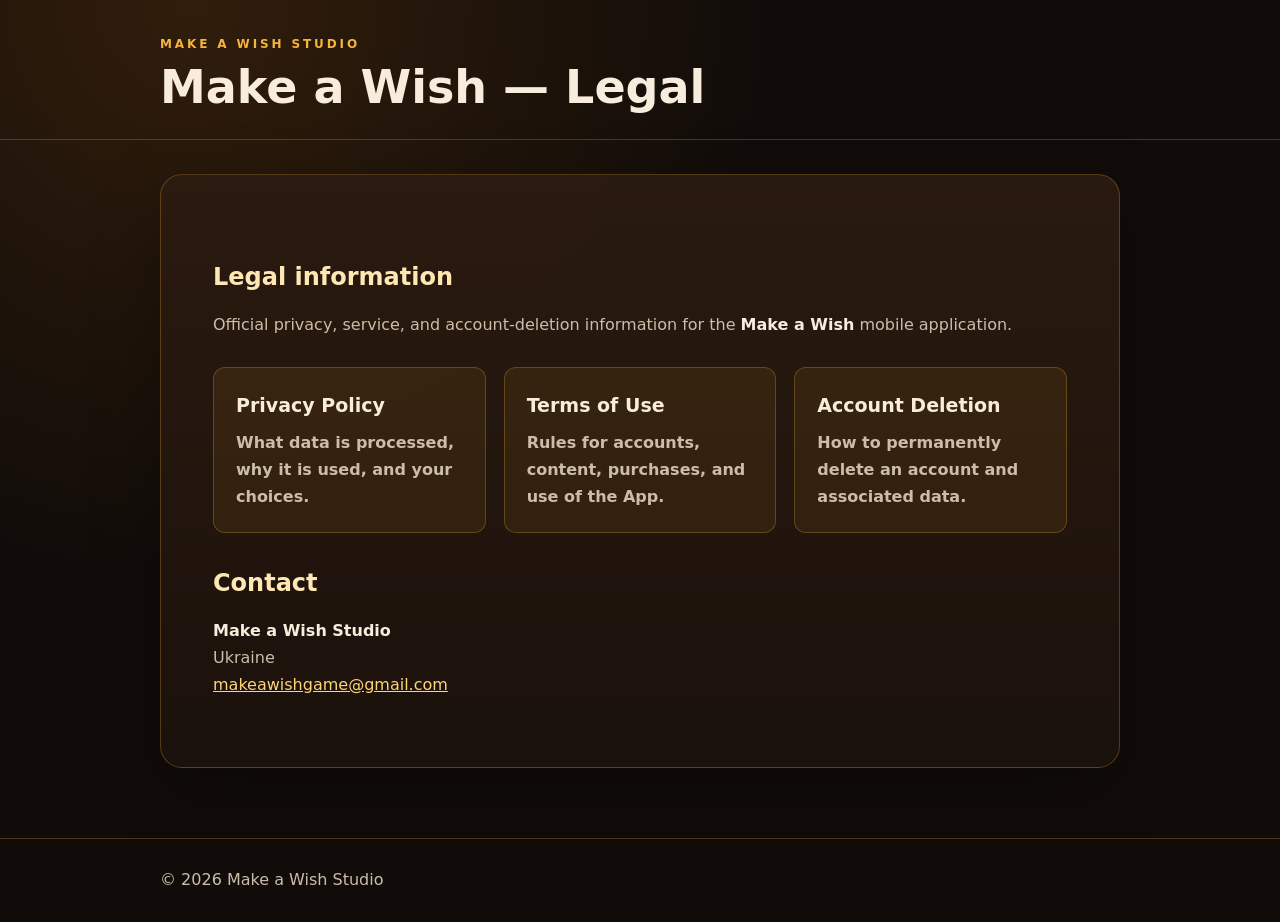
<file: index.html>
<!doctype html>
<html lang="en">
<head>
  <meta charset="utf-8">
  <meta name="viewport" content="width=device-width, initial-scale=1">
  <meta name="description" content="Legal information for the Make a Wish mobile application.">
  <title>Make a Wish — Legal</title>
  <link rel="stylesheet" href="styles.css">
</head>
<body>
  <header><div class="shell"><div class="brand">Make a Wish Studio</div><h1>Make a Wish — Legal</h1></div></header>
  <main class="shell">
    <section class="legal">
      <h2>Legal information</h2>
      <p>Official privacy, service, and account-deletion information for the <strong>Make a Wish</strong> mobile application.</p>
      <div class="cards">
        <a href="privacy-policy.html"><strong>Privacy Policy</strong><span>What data is processed, why it is used, and your choices.</span></a>
        <a href="terms-of-use.html"><strong>Terms of Use</strong><span>Rules for accounts, content, purchases, and use of the App.</span></a>
        <a href="account-deletion.html"><strong>Account Deletion</strong><span>How to permanently delete an account and associated data.</span></a>
      </div>
      <h2>Contact</h2>
      <p><strong>Make a Wish Studio</strong><br>Ukraine<br><a href="mailto:makeawishgame@gmail.com">makeawishgame@gmail.com</a></p>
    </section>
  </main>
  <footer><div class="shell">© 2026 Make a Wish Studio</div></footer>
</body>
</html>
</file>
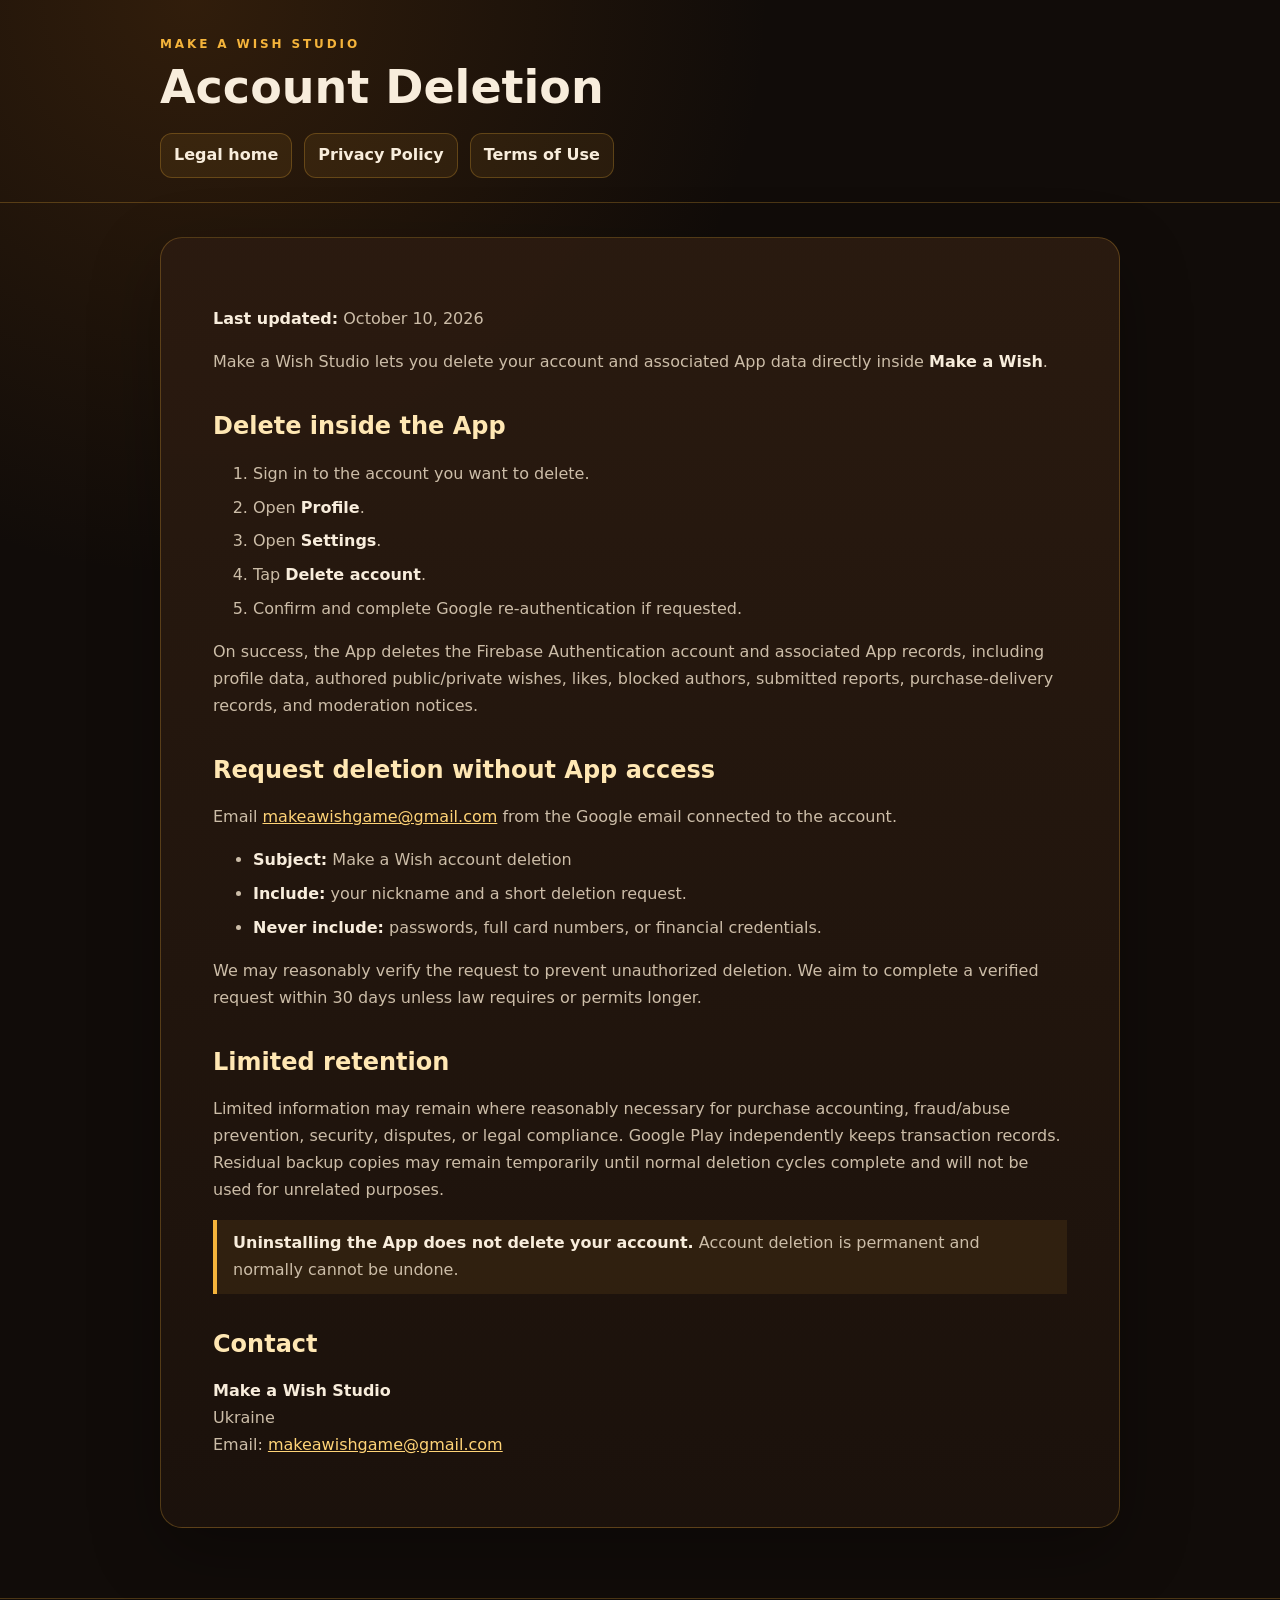
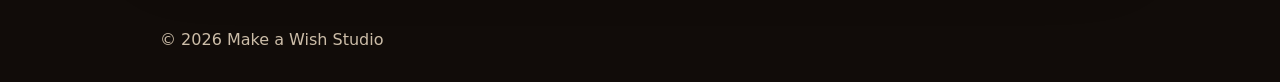
<file: account-deletion.html>
<!doctype html>
<html lang="en">
<head>
  <meta charset="utf-8">
  <meta name="viewport" content="width=device-width, initial-scale=1">
  <meta name="description" content="Delete a Make a Wish account and associated data.">
  <title>Account Deletion — Make a Wish</title>
  <link rel="stylesheet" href="styles.css">
</head>
<body>
  <header><div class="shell"><div class="brand">Make a Wish Studio</div><h1>Account Deletion</h1><nav><a href="index.html">Legal home</a><a href="privacy-policy.html">Privacy Policy</a><a href="terms-of-use.html">Terms of Use</a></nav></div></header>
  <main class="shell"><article class="legal">
    <p class="meta"><strong>Last updated:</strong> October 10, 2026</p>
    <p>Make a Wish Studio lets you delete your account and associated App data directly inside <strong>Make a Wish</strong>.</p>
    <h2>Delete inside the App</h2>
    <ol><li>Sign in to the account you want to delete.</li><li>Open <strong>Profile</strong>.</li><li>Open <strong>Settings</strong>.</li><li>Tap <strong>Delete account</strong>.</li><li>Confirm and complete Google re-authentication if requested.</li></ol>
    <p>On success, the App deletes the Firebase Authentication account and associated App records, including profile data, authored public/private wishes, likes, blocked authors, submitted reports, purchase-delivery records, and moderation notices.</p>
    <h2>Request deletion without App access</h2>
    <p>Email <a href="mailto:makeawishgame@gmail.com?subject=Make%20a%20Wish%20account%20deletion">makeawishgame@gmail.com</a> from the Google email connected to the account.</p>
    <ul><li><strong>Subject:</strong> Make a Wish account deletion</li><li><strong>Include:</strong> your nickname and a short deletion request.</li><li><strong>Never include:</strong> passwords, full card numbers, or financial credentials.</li></ul>
    <p>We may reasonably verify the request to prevent unauthorized deletion. We aim to complete a verified request within 30 days unless law requires or permits longer.</p>
    <h2>Limited retention</h2>
    <p>Limited information may remain where reasonably necessary for purchase accounting, fraud/abuse prevention, security, disputes, or legal compliance. Google Play independently keeps transaction records. Residual backup copies may remain temporarily until normal deletion cycles complete and will not be used for unrelated purposes.</p>
    <p class="notice"><strong>Uninstalling the App does not delete your account.</strong> Account deletion is permanent and normally cannot be undone.</p>
    <h2>Contact</h2>
    <p><strong>Make a Wish Studio</strong><br>Ukraine<br>Email: <a href="mailto:makeawishgame@gmail.com">makeawishgame@gmail.com</a></p>
  </article></main>
  <footer><div class="shell">© 2026 Make a Wish Studio</div></footer>
</body>
</html>
</file>
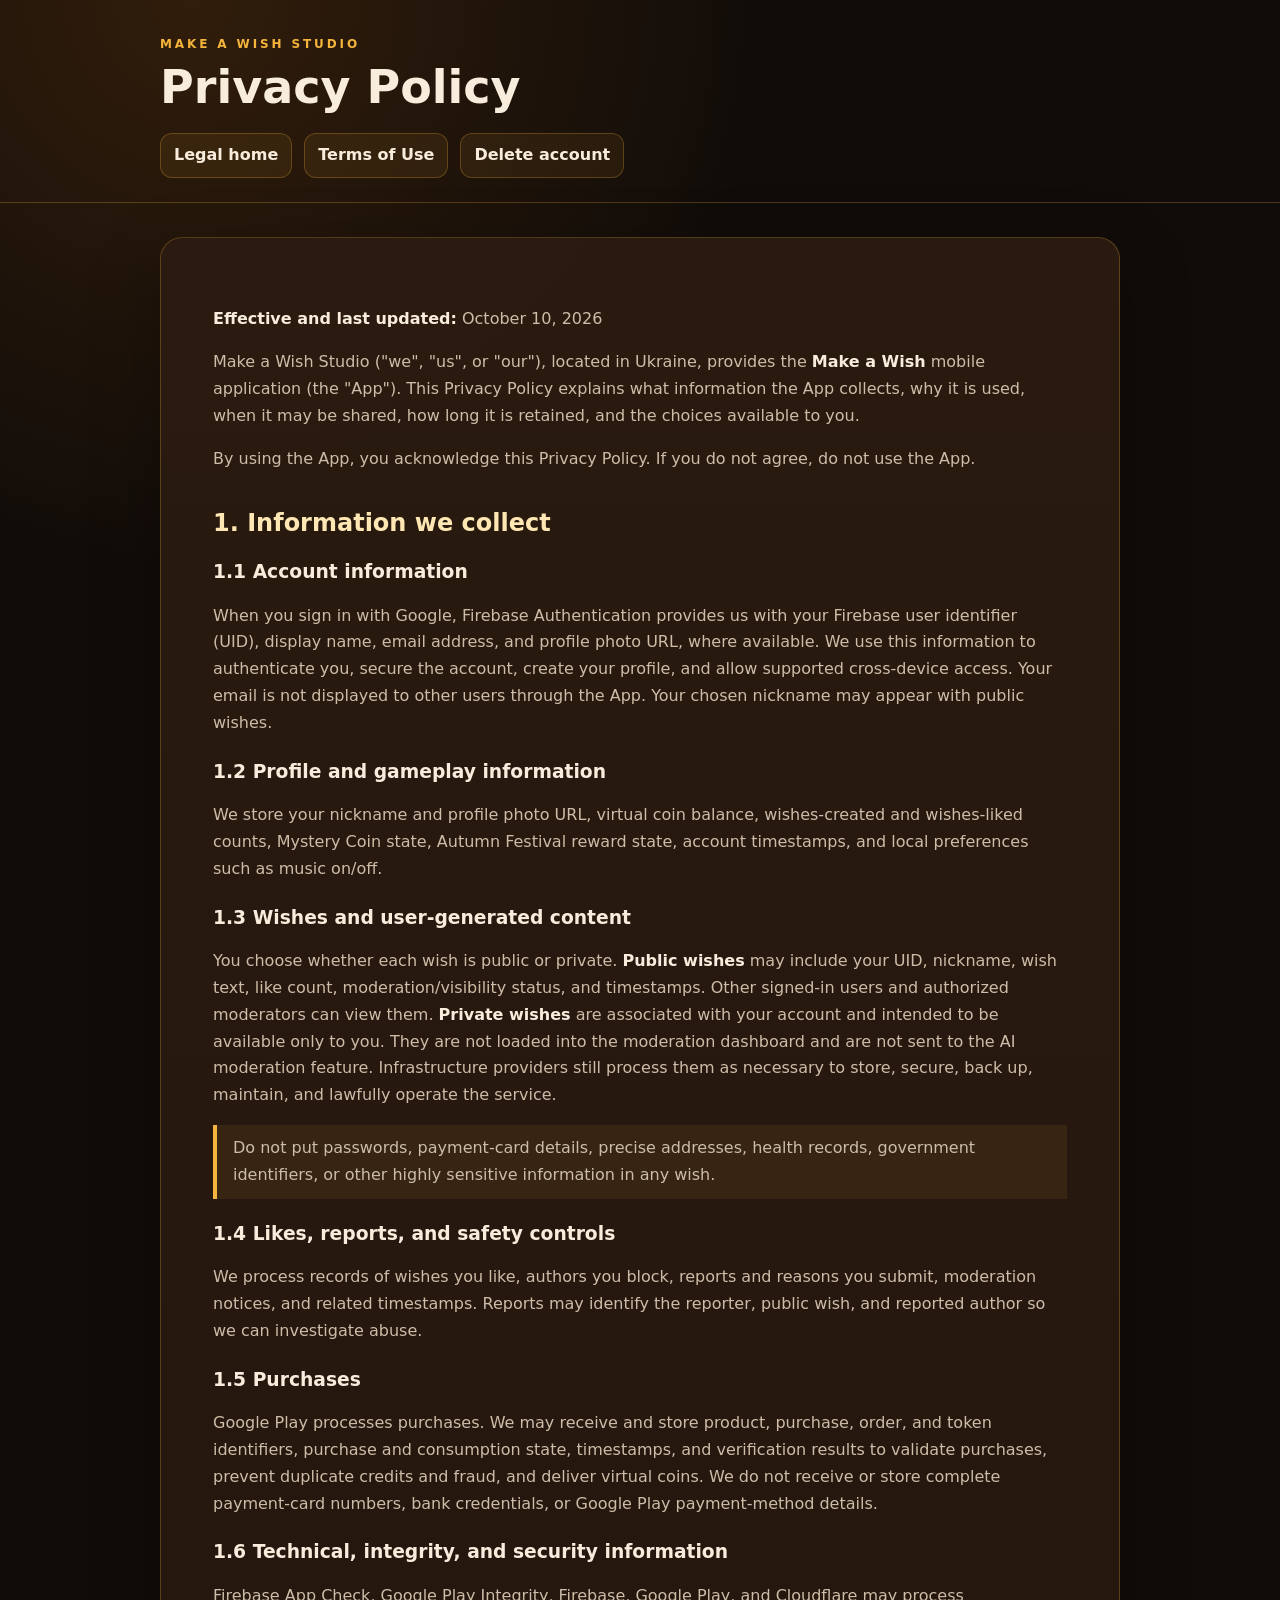
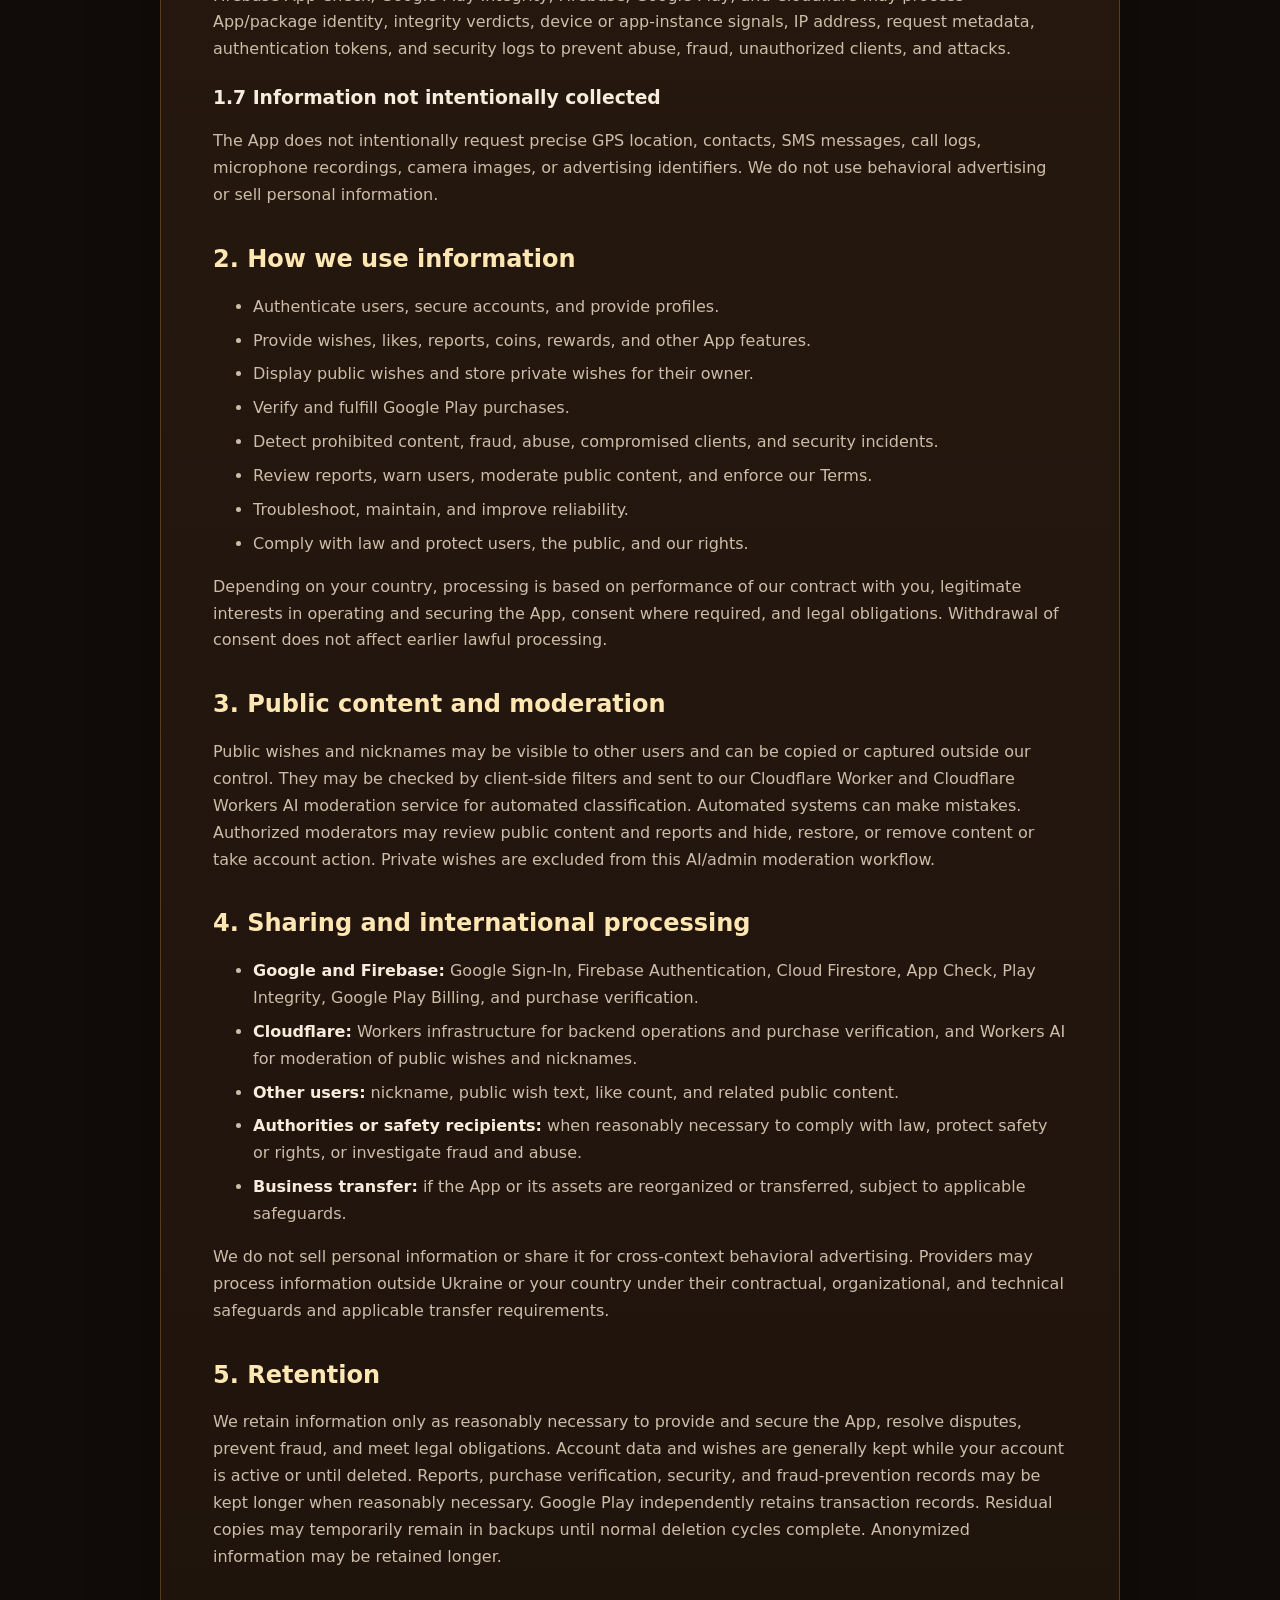
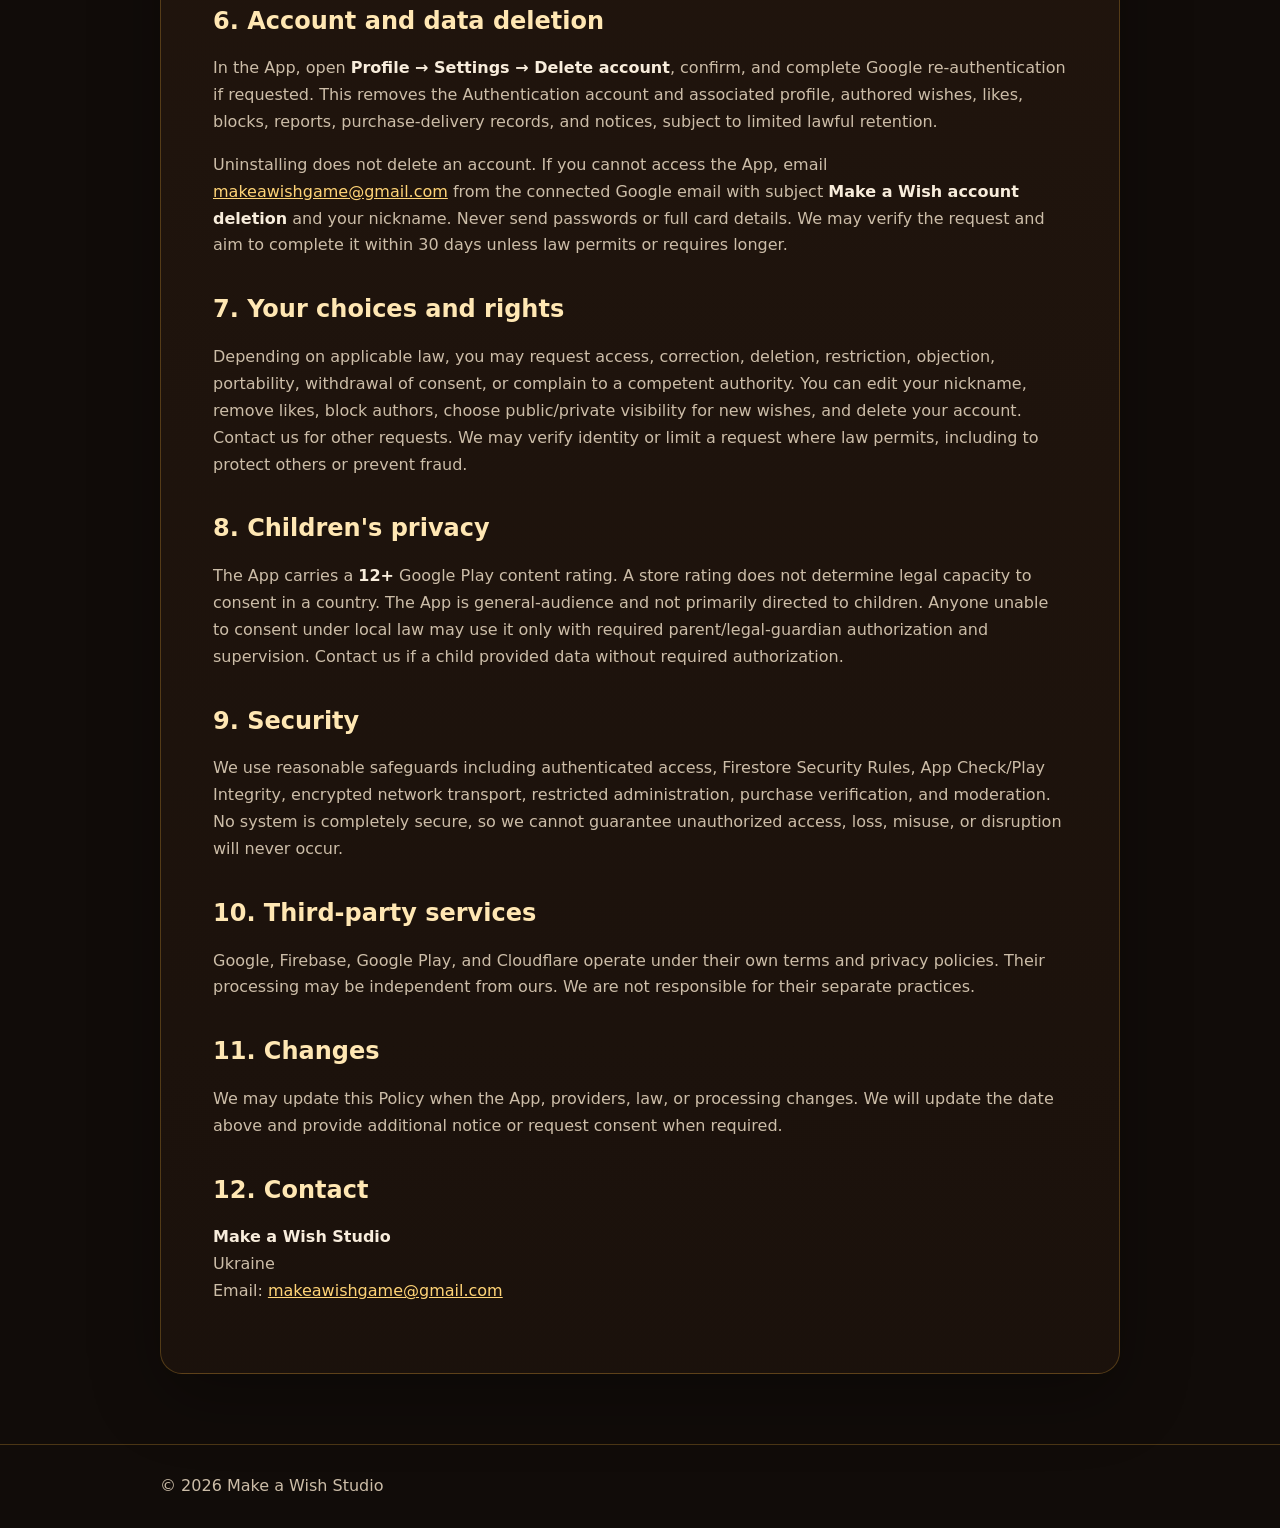
<file: privacy-policy.html>
<!doctype html>
<html lang="en">
<head>
  <meta charset="utf-8">
  <meta name="viewport" content="width=device-width, initial-scale=1">
  <meta name="description" content="Privacy Policy for the Make a Wish mobile application.">
  <title>Privacy Policy — Make a Wish</title>
  <link rel="stylesheet" href="styles.css">
</head>
<body>
  <header><div class="shell"><div class="brand">Make a Wish Studio</div><h1>Privacy Policy</h1><nav><a href="index.html">Legal home</a><a href="terms-of-use.html">Terms of Use</a><a href="account-deletion.html">Delete account</a></nav></div></header>
  <main class="shell"><article class="legal">
    <p class="meta"><strong>Effective and last updated:</strong> October 10, 2026</p>
    <p>Make a Wish Studio ("we", "us", or "our"), located in Ukraine, provides the <strong>Make a Wish</strong> mobile application (the "App"). This Privacy Policy explains what information the App collects, why it is used, when it may be shared, how long it is retained, and the choices available to you.</p>
    <p>By using the App, you acknowledge this Privacy Policy. If you do not agree, do not use the App.</p>

    <h2>1. Information we collect</h2>
    <h3>1.1 Account information</h3>
    <p>When you sign in with Google, Firebase Authentication provides us with your Firebase user identifier (UID), display name, email address, and profile photo URL, where available. We use this information to authenticate you, secure the account, create your profile, and allow supported cross-device access. Your email is not displayed to other users through the App. Your chosen nickname may appear with public wishes.</p>
    <h3>1.2 Profile and gameplay information</h3>
    <p>We store your nickname and profile photo URL, virtual coin balance, wishes-created and wishes-liked counts, Mystery Coin state, Autumn Festival reward state, account timestamps, and local preferences such as music on/off.</p>
    <h3>1.3 Wishes and user-generated content</h3>
    <p>You choose whether each wish is public or private. <strong>Public wishes</strong> may include your UID, nickname, wish text, like count, moderation/visibility status, and timestamps. Other signed-in users and authorized moderators can view them. <strong>Private wishes</strong> are associated with your account and intended to be available only to you. They are not loaded into the moderation dashboard and are not sent to the AI moderation feature. Infrastructure providers still process them as necessary to store, secure, back up, maintain, and lawfully operate the service.</p>
    <p class="notice">Do not put passwords, payment-card details, precise addresses, health records, government identifiers, or other highly sensitive information in any wish.</p>
    <h3>1.4 Likes, reports, and safety controls</h3>
    <p>We process records of wishes you like, authors you block, reports and reasons you submit, moderation notices, and related timestamps. Reports may identify the reporter, public wish, and reported author so we can investigate abuse.</p>
    <h3>1.5 Purchases</h3>
    <p>Google Play processes purchases. We may receive and store product, purchase, order, and token identifiers, purchase and consumption state, timestamps, and verification results to validate purchases, prevent duplicate credits and fraud, and deliver virtual coins. We do not receive or store complete payment-card numbers, bank credentials, or Google Play payment-method details.</p>
    <h3>1.6 Technical, integrity, and security information</h3>
    <p>Firebase App Check, Google Play Integrity, Firebase, Google Play, and Cloudflare may process App/package identity, integrity verdicts, device or app-instance signals, IP address, request metadata, authentication tokens, and security logs to prevent abuse, fraud, unauthorized clients, and attacks.</p>
    <h3>1.7 Information not intentionally collected</h3>
    <p>The App does not intentionally request precise GPS location, contacts, SMS messages, call logs, microphone recordings, camera images, or advertising identifiers. We do not use behavioral advertising or sell personal information.</p>

    <h2>2. How we use information</h2>
    <ul><li>Authenticate users, secure accounts, and provide profiles.</li><li>Provide wishes, likes, reports, coins, rewards, and other App features.</li><li>Display public wishes and store private wishes for their owner.</li><li>Verify and fulfill Google Play purchases.</li><li>Detect prohibited content, fraud, abuse, compromised clients, and security incidents.</li><li>Review reports, warn users, moderate public content, and enforce our Terms.</li><li>Troubleshoot, maintain, and improve reliability.</li><li>Comply with law and protect users, the public, and our rights.</li></ul>
    <p>Depending on your country, processing is based on performance of our contract with you, legitimate interests in operating and securing the App, consent where required, and legal obligations. Withdrawal of consent does not affect earlier lawful processing.</p>

    <h2>3. Public content and moderation</h2>
    <p>Public wishes and nicknames may be visible to other users and can be copied or captured outside our control. They may be checked by client-side filters and sent to our Cloudflare Worker and Cloudflare Workers AI moderation service for automated classification. Automated systems can make mistakes. Authorized moderators may review public content and reports and hide, restore, or remove content or take account action. Private wishes are excluded from this AI/admin moderation workflow.</p>

    <h2>4. Sharing and international processing</h2>
    <ul><li><strong>Google and Firebase:</strong> Google Sign-In, Firebase Authentication, Cloud Firestore, App Check, Play Integrity, Google Play Billing, and purchase verification.</li><li><strong>Cloudflare:</strong> Workers infrastructure for backend operations and purchase verification, and Workers AI for moderation of public wishes and nicknames.</li><li><strong>Other users:</strong> nickname, public wish text, like count, and related public content.</li><li><strong>Authorities or safety recipients:</strong> when reasonably necessary to comply with law, protect safety or rights, or investigate fraud and abuse.</li><li><strong>Business transfer:</strong> if the App or its assets are reorganized or transferred, subject to applicable safeguards.</li></ul>
    <p>We do not sell personal information or share it for cross-context behavioral advertising. Providers may process information outside Ukraine or your country under their contractual, organizational, and technical safeguards and applicable transfer requirements.</p>

    <h2>5. Retention</h2>
    <p>We retain information only as reasonably necessary to provide and secure the App, resolve disputes, prevent fraud, and meet legal obligations. Account data and wishes are generally kept while your account is active or until deleted. Reports, purchase verification, security, and fraud-prevention records may be kept longer when reasonably necessary. Google Play independently retains transaction records. Residual copies may temporarily remain in backups until normal deletion cycles complete. Anonymized information may be retained longer.</p>

    <h2>6. Account and data deletion</h2>
    <p>In the App, open <strong>Profile → Settings → Delete account</strong>, confirm, and complete Google re-authentication if requested. This removes the Authentication account and associated profile, authored wishes, likes, blocks, reports, purchase-delivery records, and notices, subject to limited lawful retention.</p>
    <p>Uninstalling does not delete an account. If you cannot access the App, email <a href="mailto:makeawishgame@gmail.com?subject=Make%20a%20Wish%20account%20deletion">makeawishgame@gmail.com</a> from the connected Google email with subject <strong>Make a Wish account deletion</strong> and your nickname. Never send passwords or full card details. We may verify the request and aim to complete it within 30 days unless law permits or requires longer.</p>

    <h2>7. Your choices and rights</h2>
    <p>Depending on applicable law, you may request access, correction, deletion, restriction, objection, portability, withdrawal of consent, or complain to a competent authority. You can edit your nickname, remove likes, block authors, choose public/private visibility for new wishes, and delete your account. Contact us for other requests. We may verify identity or limit a request where law permits, including to protect others or prevent fraud.</p>

    <h2>8. Children's privacy</h2>
    <p>The App carries a <strong>12+</strong> Google Play content rating. A store rating does not determine legal capacity to consent in a country. The App is general-audience and not primarily directed to children. Anyone unable to consent under local law may use it only with required parent/legal-guardian authorization and supervision. Contact us if a child provided data without required authorization.</p>

    <h2>9. Security</h2>
    <p>We use reasonable safeguards including authenticated access, Firestore Security Rules, App Check/Play Integrity, encrypted network transport, restricted administration, purchase verification, and moderation. No system is completely secure, so we cannot guarantee unauthorized access, loss, misuse, or disruption will never occur.</p>

    <h2>10. Third-party services</h2>
    <p>Google, Firebase, Google Play, and Cloudflare operate under their own terms and privacy policies. Their processing may be independent from ours. We are not responsible for their separate practices.</p>

    <h2>11. Changes</h2>
    <p>We may update this Policy when the App, providers, law, or processing changes. We will update the date above and provide additional notice or request consent when required.</p>

    <h2>12. Contact</h2>
    <p><strong>Make a Wish Studio</strong><br>Ukraine<br>Email: <a href="mailto:makeawishgame@gmail.com">makeawishgame@gmail.com</a></p>
  </article></main>
  <footer><div class="shell">© 2026 Make a Wish Studio</div></footer>
</body>
</html>
</file>
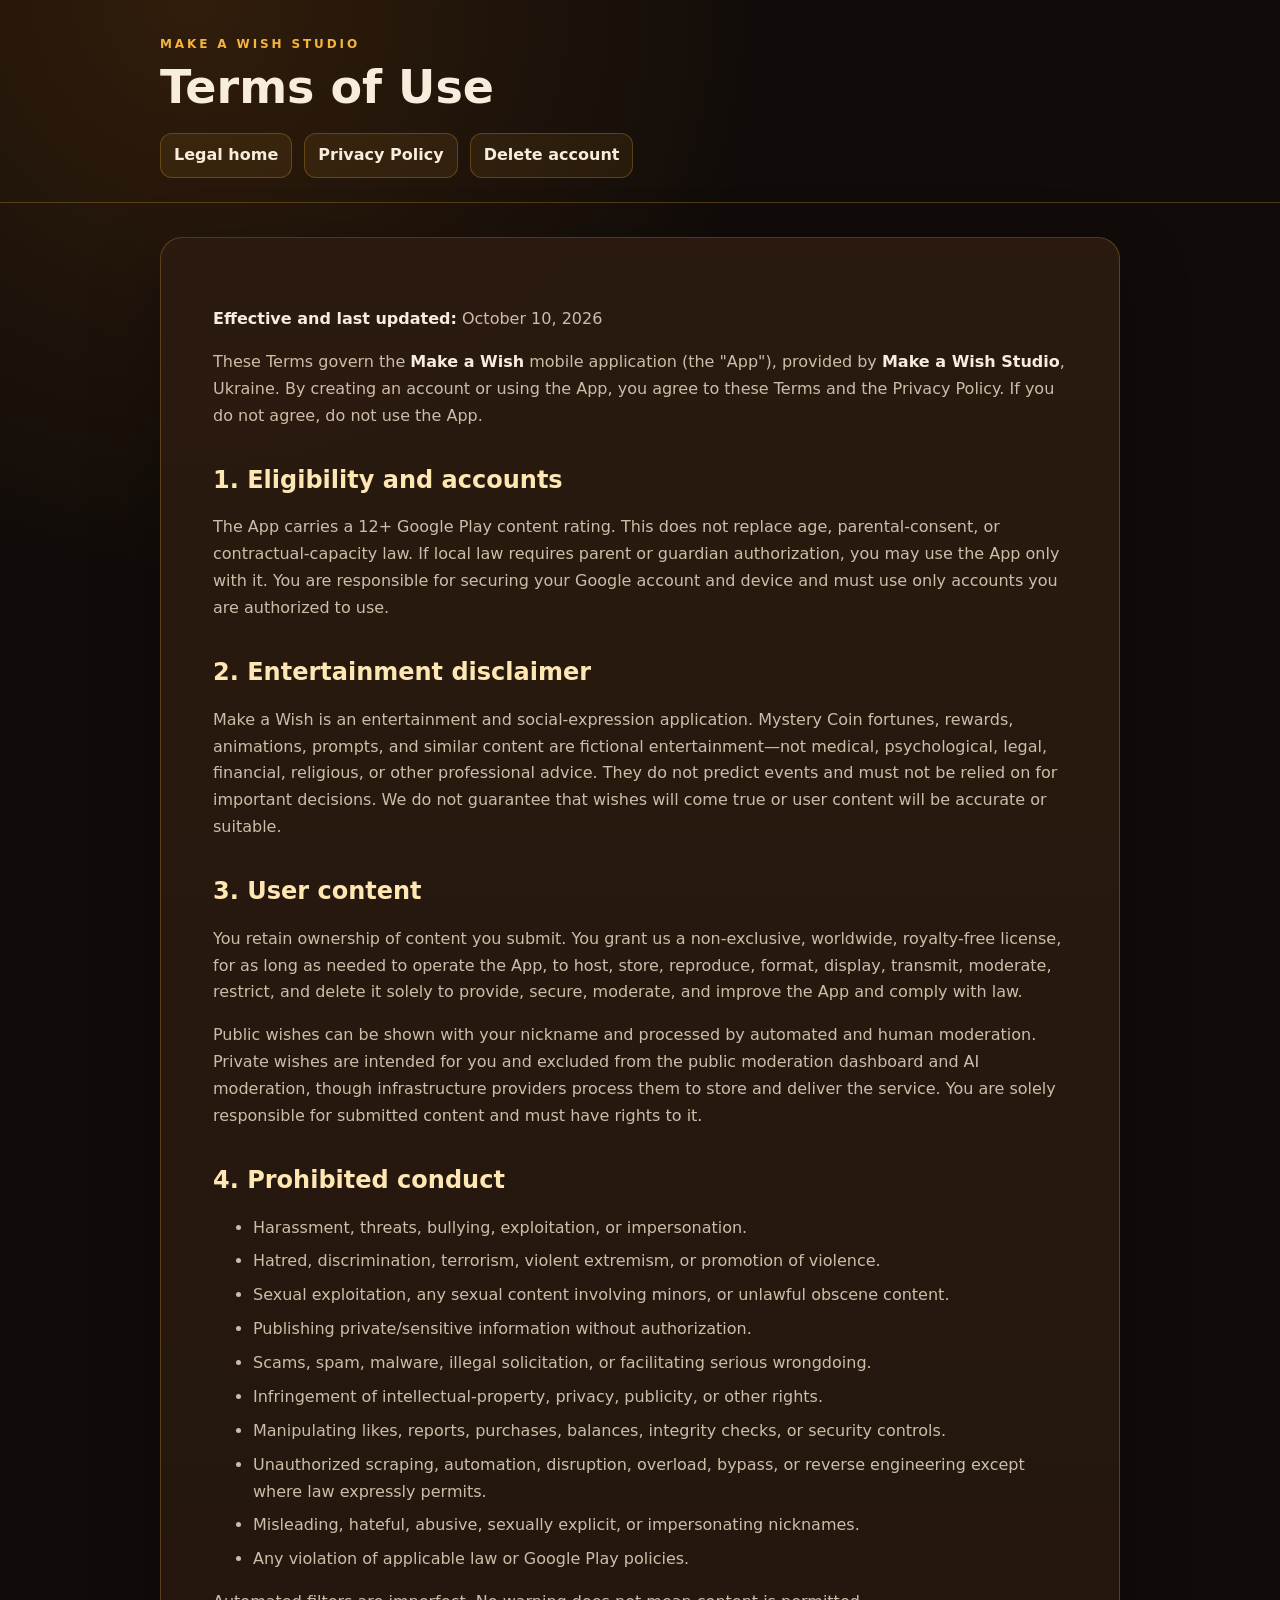
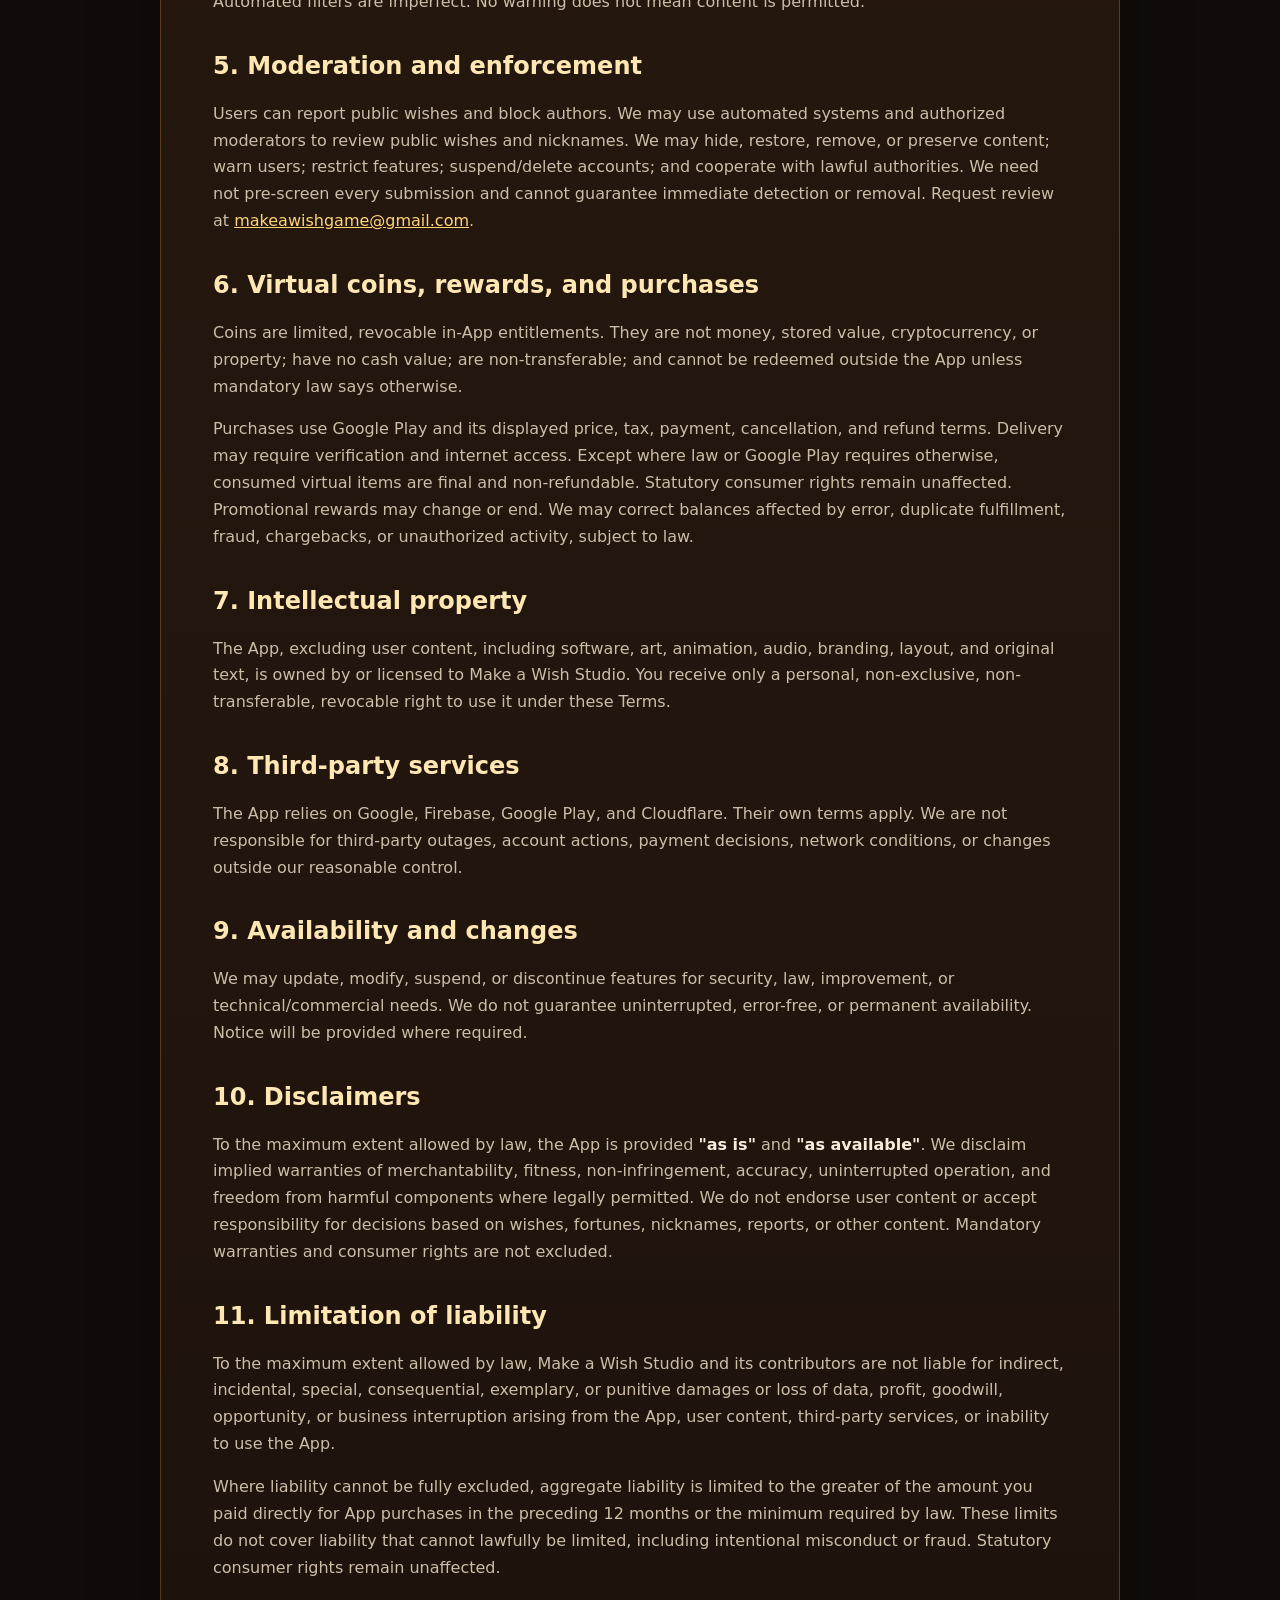
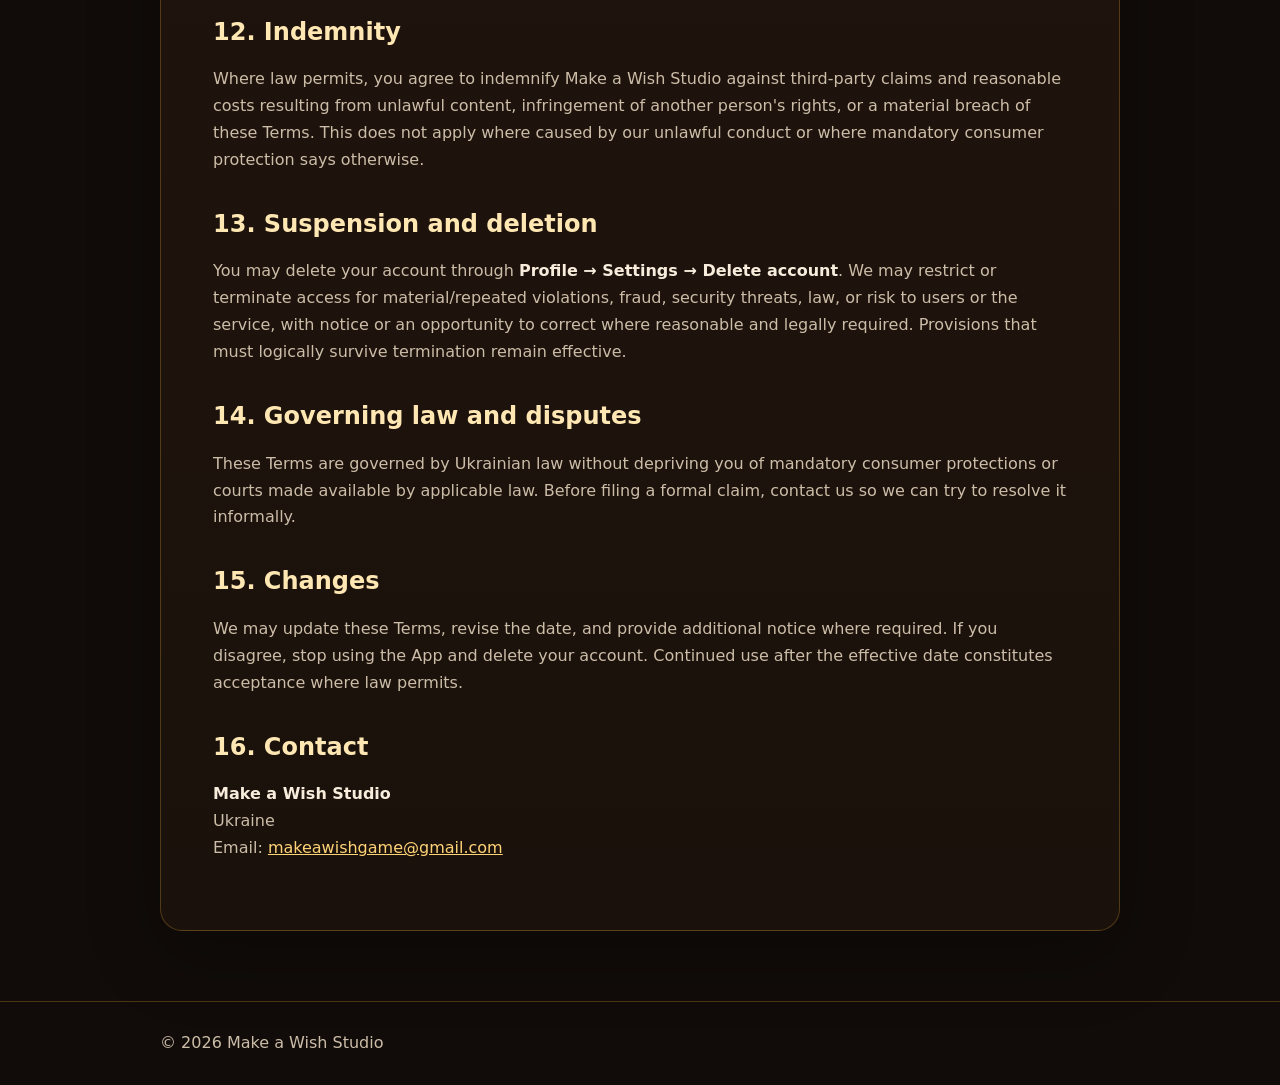
<file: terms-of-use.html>
<!doctype html>
<html lang="en">
<head>
  <meta charset="utf-8">
  <meta name="viewport" content="width=device-width, initial-scale=1">
  <meta name="description" content="Terms of Use for the Make a Wish mobile application.">
  <title>Terms of Use — Make a Wish</title>
  <link rel="stylesheet" href="styles.css">
</head>
<body>
  <header><div class="shell"><div class="brand">Make a Wish Studio</div><h1>Terms of Use</h1><nav><a href="index.html">Legal home</a><a href="privacy-policy.html">Privacy Policy</a><a href="account-deletion.html">Delete account</a></nav></div></header>
  <main class="shell"><article class="legal">
    <p class="meta"><strong>Effective and last updated:</strong> October 10, 2026</p>
    <p>These Terms govern the <strong>Make a Wish</strong> mobile application (the "App"), provided by <strong>Make a Wish Studio</strong>, Ukraine. By creating an account or using the App, you agree to these Terms and the Privacy Policy. If you do not agree, do not use the App.</p>

    <h2>1. Eligibility and accounts</h2>
    <p>The App carries a 12+ Google Play content rating. This does not replace age, parental-consent, or contractual-capacity law. If local law requires parent or guardian authorization, you may use the App only with it. You are responsible for securing your Google account and device and must use only accounts you are authorized to use.</p>

    <h2>2. Entertainment disclaimer</h2>
    <p>Make a Wish is an entertainment and social-expression application. Mystery Coin fortunes, rewards, animations, prompts, and similar content are fictional entertainment—not medical, psychological, legal, financial, religious, or other professional advice. They do not predict events and must not be relied on for important decisions. We do not guarantee that wishes will come true or user content will be accurate or suitable.</p>

    <h2>3. User content</h2>
    <p>You retain ownership of content you submit. You grant us a non-exclusive, worldwide, royalty-free license, for as long as needed to operate the App, to host, store, reproduce, format, display, transmit, moderate, restrict, and delete it solely to provide, secure, moderate, and improve the App and comply with law.</p>
    <p>Public wishes can be shown with your nickname and processed by automated and human moderation. Private wishes are intended for you and excluded from the public moderation dashboard and AI moderation, though infrastructure providers process them to store and deliver the service. You are solely responsible for submitted content and must have rights to it.</p>

    <h2>4. Prohibited conduct</h2>
    <ul><li>Harassment, threats, bullying, exploitation, or impersonation.</li><li>Hatred, discrimination, terrorism, violent extremism, or promotion of violence.</li><li>Sexual exploitation, any sexual content involving minors, or unlawful obscene content.</li><li>Publishing private/sensitive information without authorization.</li><li>Scams, spam, malware, illegal solicitation, or facilitating serious wrongdoing.</li><li>Infringement of intellectual-property, privacy, publicity, or other rights.</li><li>Manipulating likes, reports, purchases, balances, integrity checks, or security controls.</li><li>Unauthorized scraping, automation, disruption, overload, bypass, or reverse engineering except where law expressly permits.</li><li>Misleading, hateful, abusive, sexually explicit, or impersonating nicknames.</li><li>Any violation of applicable law or Google Play policies.</li></ul>
    <p>Automated filters are imperfect. No warning does not mean content is permitted.</p>

    <h2>5. Moderation and enforcement</h2>
    <p>Users can report public wishes and block authors. We may use automated systems and authorized moderators to review public wishes and nicknames. We may hide, restore, remove, or preserve content; warn users; restrict features; suspend/delete accounts; and cooperate with lawful authorities. We need not pre-screen every submission and cannot guarantee immediate detection or removal. Request review at <a href="mailto:makeawishgame@gmail.com">makeawishgame@gmail.com</a>.</p>

    <h2>6. Virtual coins, rewards, and purchases</h2>
    <p>Coins are limited, revocable in-App entitlements. They are not money, stored value, cryptocurrency, or property; have no cash value; are non-transferable; and cannot be redeemed outside the App unless mandatory law says otherwise.</p>
    <p>Purchases use Google Play and its displayed price, tax, payment, cancellation, and refund terms. Delivery may require verification and internet access. Except where law or Google Play requires otherwise, consumed virtual items are final and non-refundable. Statutory consumer rights remain unaffected. Promotional rewards may change or end. We may correct balances affected by error, duplicate fulfillment, fraud, chargebacks, or unauthorized activity, subject to law.</p>

    <h2>7. Intellectual property</h2>
    <p>The App, excluding user content, including software, art, animation, audio, branding, layout, and original text, is owned by or licensed to Make a Wish Studio. You receive only a personal, non-exclusive, non-transferable, revocable right to use it under these Terms.</p>

    <h2>8. Third-party services</h2>
    <p>The App relies on Google, Firebase, Google Play, and Cloudflare. Their own terms apply. We are not responsible for third-party outages, account actions, payment decisions, network conditions, or changes outside our reasonable control.</p>

    <h2>9. Availability and changes</h2>
    <p>We may update, modify, suspend, or discontinue features for security, law, improvement, or technical/commercial needs. We do not guarantee uninterrupted, error-free, or permanent availability. Notice will be provided where required.</p>

    <h2>10. Disclaimers</h2>
    <p>To the maximum extent allowed by law, the App is provided <strong>"as is"</strong> and <strong>"as available"</strong>. We disclaim implied warranties of merchantability, fitness, non-infringement, accuracy, uninterrupted operation, and freedom from harmful components where legally permitted. We do not endorse user content or accept responsibility for decisions based on wishes, fortunes, nicknames, reports, or other content. Mandatory warranties and consumer rights are not excluded.</p>

    <h2>11. Limitation of liability</h2>
    <p>To the maximum extent allowed by law, Make a Wish Studio and its contributors are not liable for indirect, incidental, special, consequential, exemplary, or punitive damages or loss of data, profit, goodwill, opportunity, or business interruption arising from the App, user content, third-party services, or inability to use the App.</p>
    <p>Where liability cannot be fully excluded, aggregate liability is limited to the greater of the amount you paid directly for App purchases in the preceding 12 months or the minimum required by law. These limits do not cover liability that cannot lawfully be limited, including intentional misconduct or fraud. Statutory consumer rights remain unaffected.</p>

    <h2>12. Indemnity</h2>
    <p>Where law permits, you agree to indemnify Make a Wish Studio against third-party claims and reasonable costs resulting from unlawful content, infringement of another person's rights, or a material breach of these Terms. This does not apply where caused by our unlawful conduct or where mandatory consumer protection says otherwise.</p>

    <h2>13. Suspension and deletion</h2>
    <p>You may delete your account through <strong>Profile → Settings → Delete account</strong>. We may restrict or terminate access for material/repeated violations, fraud, security threats, law, or risk to users or the service, with notice or an opportunity to correct where reasonable and legally required. Provisions that must logically survive termination remain effective.</p>

    <h2>14. Governing law and disputes</h2>
    <p>These Terms are governed by Ukrainian law without depriving you of mandatory consumer protections or courts made available by applicable law. Before filing a formal claim, contact us so we can try to resolve it informally.</p>

    <h2>15. Changes</h2>
    <p>We may update these Terms, revise the date, and provide additional notice where required. If you disagree, stop using the App and delete your account. Continued use after the effective date constitutes acceptance where law permits.</p>

    <h2>16. Contact</h2>
    <p><strong>Make a Wish Studio</strong><br>Ukraine<br>Email: <a href="mailto:makeawishgame@gmail.com">makeawishgame@gmail.com</a></p>
  </article></main>
  <footer><div class="shell">© 2026 Make a Wish Studio</div></footer>
</body>
</html>
</file>
<file: styles.css>
:root {
  color-scheme: dark;
  --bg: #110c09;
  --panel: #21150e;
  --panel-2: #2b1b10;
  --text: #f8eddc;
  --muted: #ccbda8;
  --gold: #f5b43b;
  --line: rgba(245, 180, 59, 0.25);
  --link: #ffd477;
}

* { box-sizing: border-box; }

html { scroll-behavior: smooth; }

body {
  margin: 0;
  background:
    radial-gradient(circle at 15% 0%, rgba(132, 74, 17, 0.28), transparent 36rem),
    var(--bg);
  color: var(--text);
  font: 16px/1.68 system-ui, -apple-system, BlinkMacSystemFont, "Segoe UI", sans-serif;
}

a { color: var(--link); }

.shell {
  width: min(960px, calc(100% - 32px));
  margin: 0 auto;
}

header {
  padding: 34px 0 24px;
  border-bottom: 1px solid var(--line);
}

.brand {
  color: var(--gold);
  font-size: 12px;
  font-weight: 900;
  letter-spacing: 0.24em;
  text-transform: uppercase;
}

header h1 { margin: 6px 0 0; font-size: clamp(28px, 5vw, 46px); }

nav { display: flex; flex-wrap: wrap; gap: 12px; margin-top: 18px; }

nav a, .cards a {
  border: 1px solid var(--line);
  border-radius: 12px;
  background: rgba(245, 180, 59, 0.08);
  color: var(--text);
  font-weight: 750;
  text-decoration: none;
}

nav a { padding: 8px 13px; }

main { padding: 34px 0 70px; }

.legal {
  background: linear-gradient(180deg, rgba(43, 27, 16, 0.96), rgba(28, 18, 12, 0.96));
  border: 1px solid var(--line);
  border-radius: 22px;
  padding: clamp(22px, 5vw, 52px);
  box-shadow: 0 24px 70px rgba(0, 0, 0, 0.28);
}

h1, h2, h3 { line-height: 1.2; }
h2 { margin-top: 36px; color: #ffe7b3; }
h3 { margin-top: 24px; }
p, li { color: var(--muted); }
strong { color: var(--text); }
li + li { margin-top: 7px; }
.meta { color: var(--muted); }
.notice { border-left: 4px solid var(--gold); padding: 10px 16px; background: rgba(245, 180, 59, .08); }

.cards {
  display: grid;
  grid-template-columns: repeat(auto-fit, minmax(230px, 1fr));
  gap: 18px;
  margin-top: 28px;
}

.cards a { display: block; padding: 22px; }
.cards strong { display: block; font-size: 19px; }
.cards span { display: block; color: var(--muted); margin-top: 8px; }

footer { padding: 28px 0; border-top: 1px solid var(--line); color: var(--muted); }

@media (max-width: 600px) {
  body { font-size: 15px; }
  .shell { width: min(100% - 20px, 960px); }
  header { padding-top: 22px; }
  .legal { border-radius: 15px; }
}
</file>
